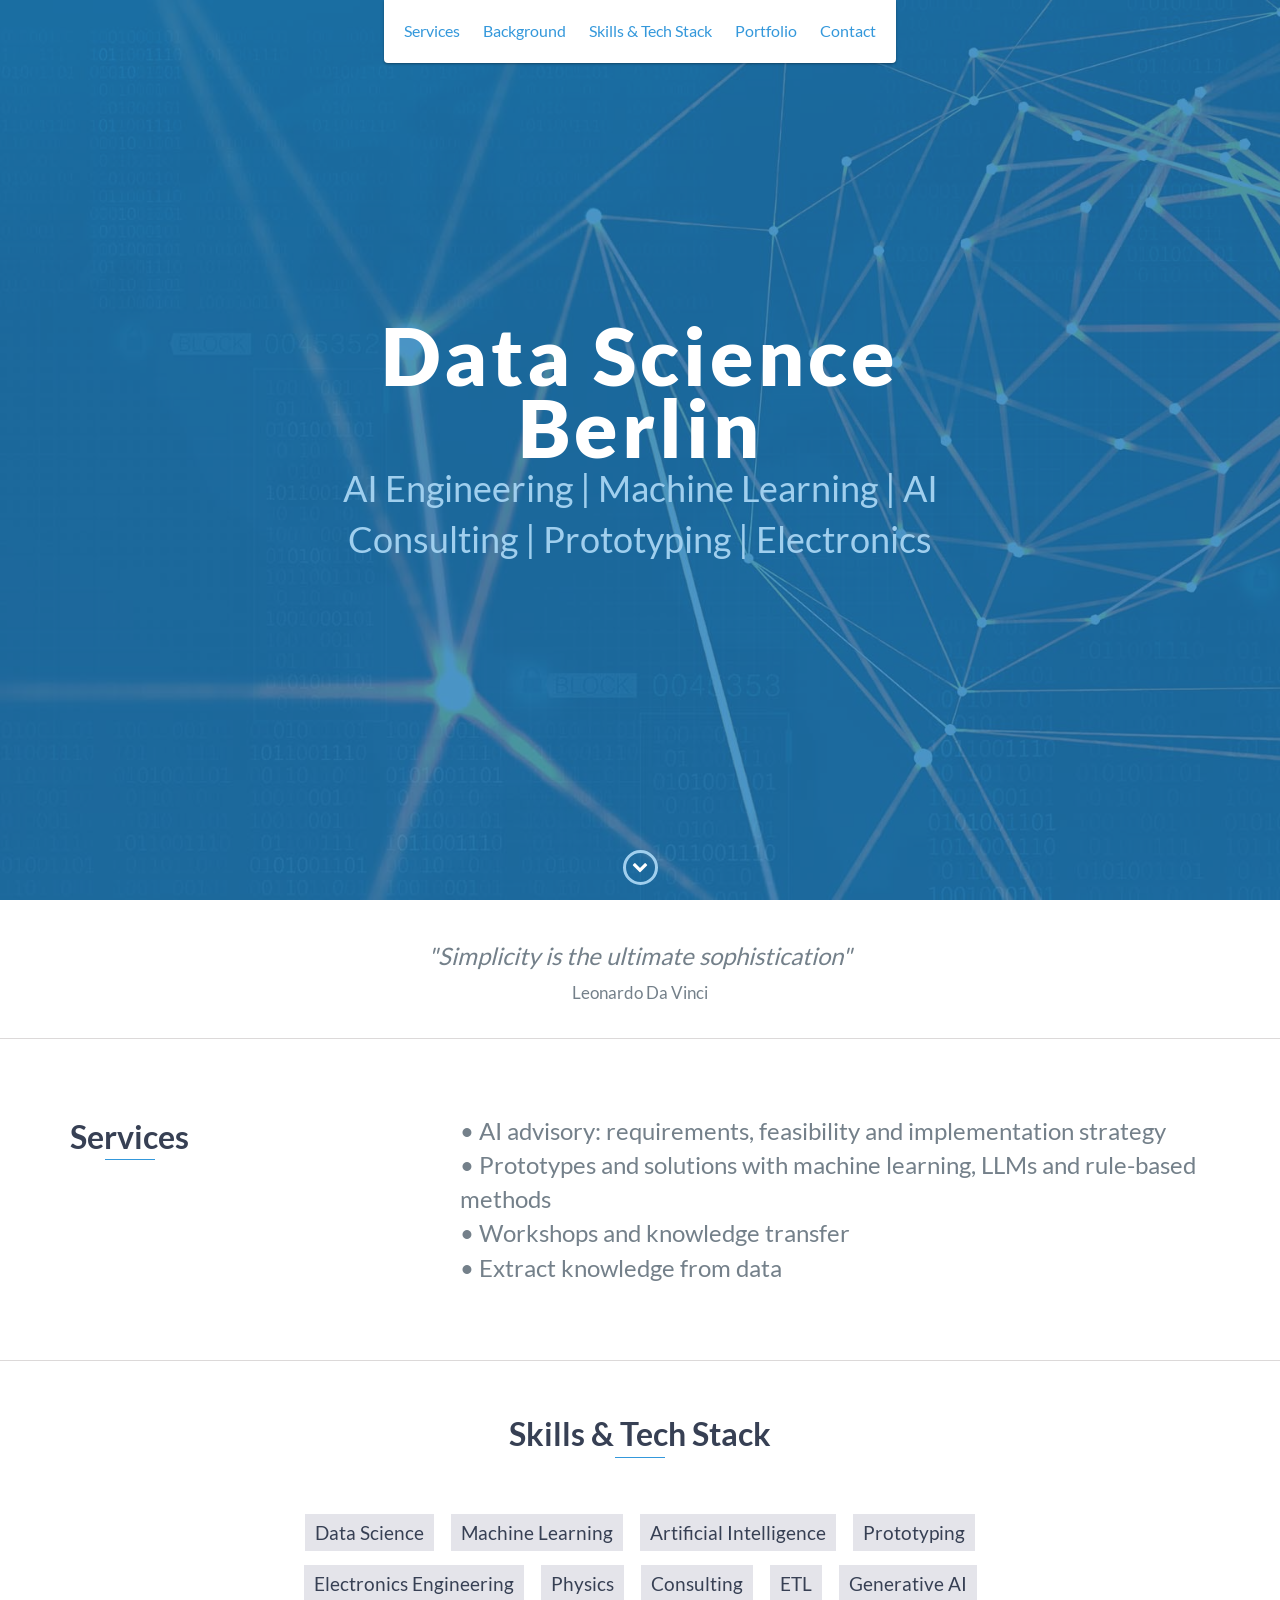
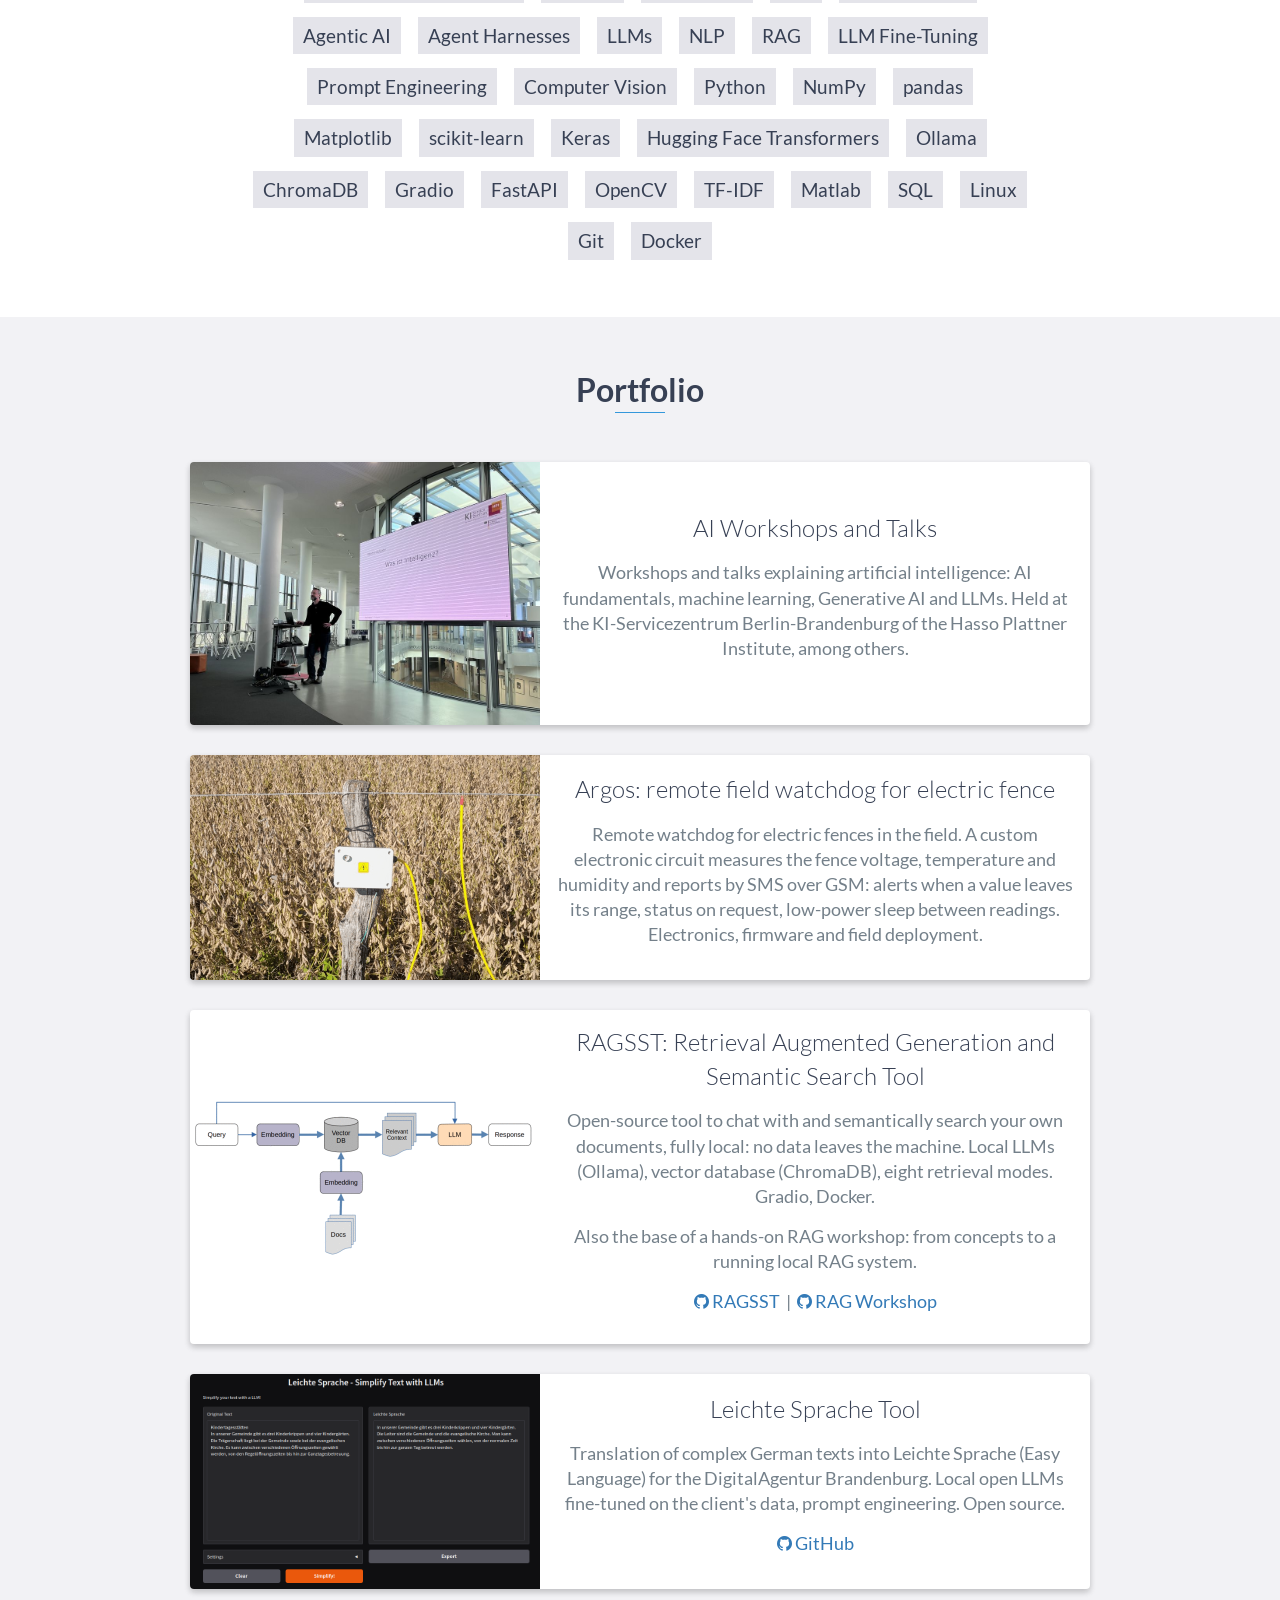
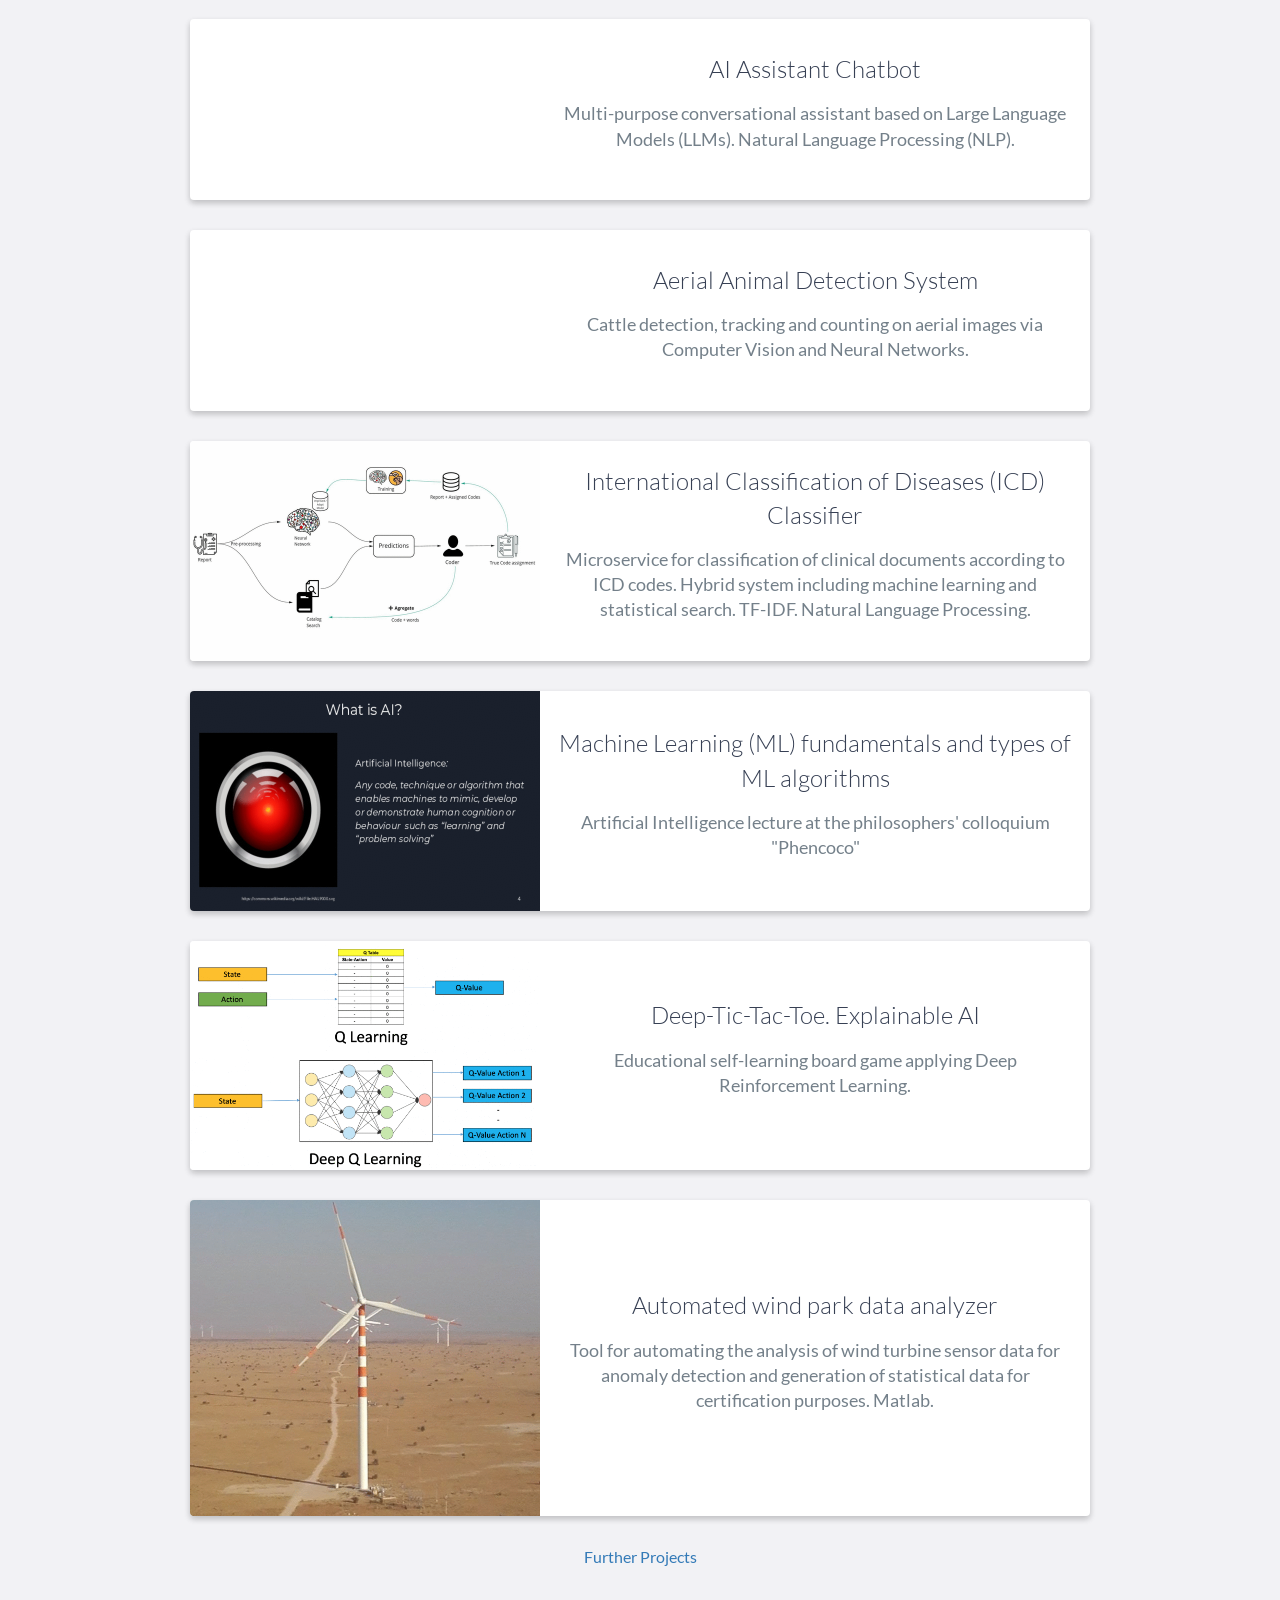
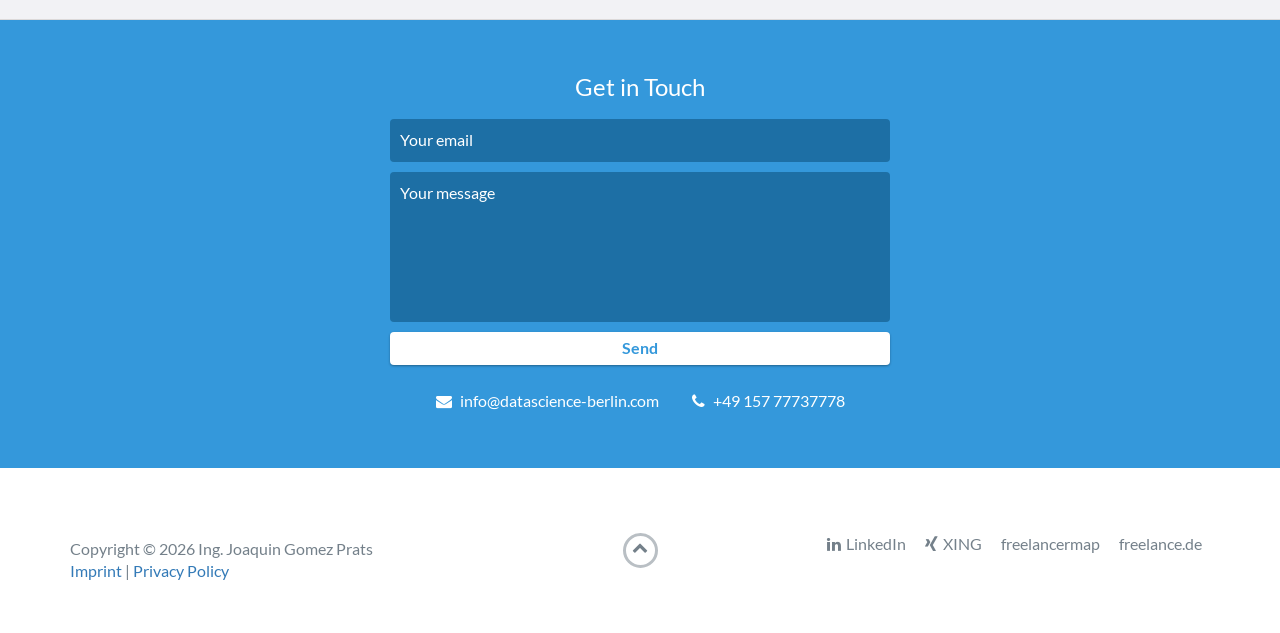
<file: index.html>
<!DOCTYPE html>
<html class="no-js" lang="en">

<head>
    <meta charset="utf-8">
    <meta http-equiv="X-UA-Compatible" content="IE=edge">
    <meta name="viewport" content="width=device-width, initial-scale=1">
    <meta name="color-scheme" content="light dark">
    <meta name="description" content="Data Science, Machine Learning, Generative AI, LLMs, RAG, AI Consulting, Prototyping, Workshops, Berlin">
    <title>Data Science Berlin | AI Engineering | Machine Learning | AI Consulting</title>
    <link rel="canonical" href="https://datascience-berlin.com/">
    <!-- Link previews (LinkedIn, XING, messengers) -->
    <meta property="og:type" content="website">
    <meta property="og:site_name" content="Data Science Berlin">
    <meta property="og:title" content="Data Science Berlin | AI Engineering | Machine Learning | AI Consulting">
    <meta property="og:description" content="Data Science, Machine Learning, Generative AI, LLMs, RAG, AI Consulting, Prototyping, Workshops, Berlin">
    <meta property="og:url" content="https://datascience-berlin.com/">
    <meta property="og:image" content="https://datascience-berlin.com/images/og-image.jpg">
    <meta property="og:image:width" content="1200">
    <meta property="og:image:height" content="630">
    <meta property="og:image:alt" content="Data Science Berlin: AI Engineering, Machine Learning, AI Consulting, Prototyping">
    <link rel="shortcut icon" href="favicon.ico" type="image/x-icon">
    <link rel="icon" href="favicon.ico" type="image/x-icon">
    <link rel="icon" href="favicon.svg" type="image/svg+xml">
    <link rel="apple-touch-icon" href="apple-touch-icon.png">
    <link href="libs/lato/lato.css" rel="stylesheet">
    <link rel="stylesheet" href="libs/font-awesome/css/font-awesome.min.css">
    <link href="css/bootstrap.min.css" rel="stylesheet">
    <link href="css/styles.css" rel="stylesheet">
    <link href="css/custom.css" rel="stylesheet">
</head>

<body>
    <div id="mobile-menu-open" class="shadow-large" role="button" tabindex="0" aria-label="Open menu">
        <i class="fa fa-bars" aria-hidden="true"></i>
    </div>
    <!-- End #mobile-menu-toggle -->
    <header>
        <div id="mobile-menu-close" role="button" tabindex="0">
            <span>Close</span> <i class="fa fa-times" aria-hidden="true"></i>
        </div>
        <ul id="menu" class="shadow">
            <li>
                <a href="#services">Services</a>
            </li>
            <li>
                <a href="background.html" class="no-scroll">Background</a>
            </li>
            <li>
                <a href="#skills">Skills & Tech Stack</a>
            </li>
            <li>
                <a href="#projects">Portfolio</a>
            </li>
            <li>
                <a href="#contact">Contact</a>
            </li>
        </ul>
    </header>
    <!-- End header -->

    <div id="lead">
        <div id="lead-content">
            <h1 style="text-transform:none">Data Science Berlin</h1>
            <h2>AI Engineering | Machine Learning | AI Consulting | Prototyping | Electronics</h2>
        </div>
        <!-- End #lead-content -->

        <div id="lead-overlay"></div>

        <div id="lead-down">
            <span role="button" tabindex="0" aria-label="Scroll down">
                <i class="fa fa-chevron-down" aria-hidden="true"></i>
            </span>
        </div>
        <!-- End #lead-down -->
    </div>
    <!-- End #lead -->

    <div id="quote-strip">
        <div class="container">
            <div class="row">
                <p>
                    <i>"Simplicity is the ultimate sophistication"</i>
                    <br><span>Leonardo Da Vinci</span>
                </p>
            </div>
        </div>
    </div>
    <!-- End Quote -->

    <div id="services">
        <div class="container">
            <div class="row">
                <div class="col-md-4">
                    <h2 class="heading">Services</h2>
                </div>
                <div class="col-md-8">
                    <p style="font-size:x-large">
                        &#8226; AI advisory: requirements, feasibility and implementation strategy<br>
                        &#8226; Prototypes and solutions with machine learning, LLMs and rule-based methods<br>
                        &#8226; Workshops and knowledge transfer<br>
                        &#8226; Extract knowledge from data
                    </p>
                </div>
            </div>
        </div>
    </div>
    <!-- End #services -->

    <div id="skills">
        <h2 class="heading">Skills & Tech Stack</h2>
        <ul>            
            <li>Data Science</li>
            <li>Machine Learning</li>
            <li>Artificial Intelligence</li>
            <li>Prototyping</li>
            <li>Electronics Engineering</li>
            <li>Physics</li>
            <li>Consulting</li>
            <li>ETL</li>
            <li>Generative AI</li>
            <li>Agentic AI</li>
            <li>Agent Harnesses</li>
            <li>LLMs</li>
            <li>NLP</li>
            <li>RAG</li>
            <li>LLM Fine-Tuning</li>
            <li>Prompt Engineering</li>
            <li>Computer Vision</li>
            <li>Python</li>
            <li>NumPy</li>
            <li>pandas</li>
            <li>Matplotlib</li>
            <li>scikit-learn</li>
            <li>Keras</li>
            <li>Hugging Face Transformers</li>
            <li>Ollama</li>
            <li>ChromaDB</li>
            <li>Gradio</li>
            <li>FastAPI</li>
            <li>OpenCV</li>
            <li>TF-IDF</li>
            <li>Matlab</li>
            <li>SQL</li>
            <li>Linux</li>
            <li>Git</li>
            <li>Docker</li>
        </ul>
    </div>
    <!-- End #skills -->

    <div id="projects" class="background-alt">
        <h2 class="heading">Portfolio</h2>
        <div class="container">
            <div class="row">
                <div class="project shadow-large">
                    <div class="project-image">
                        <img src="images/project-ai-workshops.jpg" alt="Talk on artificial intelligence" width="350" loading="lazy"/>
                    </div>
                    <!-- End .project-image -->
                    <div class="project-info">
                        <h3>AI Workshops and Talks</h3>
                        <p>
                            Workshops and talks explaining artificial intelligence: AI fundamentals, machine learning, Generative AI and LLMs. Held at the KI-Servicezentrum Berlin-Brandenburg of the Hasso Plattner Institute, among others.
                        </p>
                    </div>
                    <!-- End .project-info -->
                </div>
                <!-- End .project -->

                <div class="project shadow-large">
                    <div class="project-image">
                        <img src="images/project-argos.gif" alt="Argos fence watchdog in the field, SMS reports and firmware logs" width="350" loading="lazy"/>
                    </div>
                    <!-- End .project-image -->
                    <div class="project-info">
                        <h3>Argos: remote field watchdog for electric fence</h3>
                        <p>
                            Remote watchdog for electric fences in the field. A custom electronic circuit measures the fence voltage, temperature and humidity and reports by SMS over GSM: alerts when a value leaves its range, status on request, low-power sleep between readings. Electronics, firmware and field deployment.
                        </p>
                    </div>
                    <!-- End .project-info -->
                </div>
                <!-- End .project -->

                <div class="project shadow-large">
                    <div class="project-image">
                        <img src="images/project-rag.gif" alt="RAG flow diagram and RAGSST demo" width="350" loading="lazy"/>
                    </div>
                    <!-- End .project-image -->
                    <div class="project-info">
                        <h3>RAGSST: Retrieval Augmented Generation and Semantic Search Tool</h3>
                        <p>
                            Open-source tool to chat with and semantically search your own documents, fully local: no data leaves the machine. Local LLMs (Ollama), vector database (ChromaDB), eight retrieval modes. Gradio, Docker.
                        </p>
                        <p>
                            Also the base of a hands-on RAG workshop: from concepts to a running local RAG system.
                        </p>
                        <p>
                            <a href="https://github.com/aihpi/workshop-rag-legacy" target="_blank" rel="noopener noreferrer"><i class="fa fa-github" aria-hidden="true"></i> RAGSST</a>
                            &nbsp;|&nbsp;
                            <a href="https://github.com/aihpi/workshop-local-rag" target="_blank" rel="noopener noreferrer"><i class="fa fa-github" aria-hidden="true"></i> RAG Workshop</a>
                        </p>
                    </div>
                    <!-- End .project-info -->
                </div>
                <!-- End .project -->

                <div class="project shadow-large">
                    <div class="project-image">
                        <img src="images/project-leichte-sprache.png" alt="Leichte Sprache Tool" width="350" loading="lazy"/>
                    </div>
                    <!-- End .project-image -->
                    <div class="project-info">
                        <h3>Leichte Sprache Tool</h3>
                        <p>
                            Translation of complex German texts into Leichte Sprache (Easy Language) for the DigitalAgentur Brandenburg. Local open LLMs fine-tuned on the client&#39;s data, prompt engineering. Open source.
                        </p>
                        <p>
                            <a href="https://github.com/aihpi/pilotproject-leichte-sprache" target="_blank" rel="noopener noreferrer"><i class="fa fa-github" aria-hidden="true"></i> GitHub</a>
                        </p>
                    </div>
                    <!-- End .project-info -->
                </div>
                <!-- End .project -->

                <div class="project shadow-large">
                    <div class="project-image">
                        <video width="350" autoplay loop muted playsinline aria-label="AI assistant chatbot demo">
                            <source src="videos/project-avabot.mp4" type="video/mp4">
                        </video>
                    </div>
                    <!-- End .project-image -->
                    <div class="project-info">
                        <h3>AI Assistant Chatbot</h3>
                        <p>
                            Multi-purpose conversational assistant based on Large Language Models (LLMs). Natural Language Processing (NLP).
                        </p>
                    </div>
                    <!-- End .project-info -->
                </div>
                <!-- End .project -->

                <div class="project shadow-large">
                    <div class="project-image">
                        <video width="350" autoplay loop muted playsinline aria-label="Cattle detection on aerial video">
                        <source src="videos/project-aerial-detection.mp4" type="video/mp4">
                        </video>
                    </div>
                    <!-- End .project-image -->
                    <div class="project-info">
                        <h3>Aerial Animal Detection System</h3>
                        <p>
                            Cattle detection, tracking and counting on aerial images via Computer Vision and Neural Networks.
                        </p>
                    </div>
                    <!-- End .project-info -->
                </div>
                <!-- End .project -->

                <div class="project shadow-large">
                    <div class="project-image">
                        <img src="images/project-icd-coder.gif" alt="ICD Classifier" width="350" loading="lazy"/>
                    </div>
                    <!-- End .project-image -->
                    <div class="project-info">
                        <h3>International Classification of Diseases (ICD) Classifier</h3>
                        <p>
                            Microservice for classification of clinical documents according to ICD codes. Hybrid system including machine learning and statistical search. TF-IDF. Natural Language Processing.
                        </p>
                    </div>
                    <!-- End .project-info -->
                </div>
                <!-- End .project -->

                <div class="project shadow-large">
                    <div class="project-image">
                        <img src="images/project-ml-presentation.gif" alt="Machine Learning lecture" width="350" loading="lazy"/>
                    </div>
                    <!-- End .project-image -->
                    <div class="project-info">
                        <h3>Machine Learning (ML) fundamentals and types of ML algorithms</h3>
                        <p>
                            Artificial Intelligence lecture at the philosophers' colloquium "Phencoco"
                        </p>
                    </div>
                    <!-- End .project-info -->
                </div>
                <!-- End .project -->

                <div class="project shadow-large">
                    <div class="project-image">
                        <img src="images/project-tictactoe.gif" alt="Deep-Tic-Tac-Toe" width="350" loading="lazy"/>
                    </div>
                    <!-- End .project-image -->
                    <div class="project-info">
                        <h3>Deep-Tic-Tac-Toe. Explainable AI</h3>
                        <p>
                            Educational self-learning board game applying Deep Reinforcement Learning.
                        </p>
                    </div>
                    <!-- End .project-info -->
                </div>
                <!-- End .project -->

                <div class="project shadow-large">
                    <div class="project-image">
                        <img src="images/project-wind.gif" alt="Automated wind park data analyzer" width="350" loading="lazy"/>
                    </div>
                    <!-- End .project-image -->
                    <div class="project-info">
                        <h3>Automated wind park data analyzer</h3>
                        <p>
                            Tool for automating the analysis of wind turbine sensor data for
                            anomaly detection and generation of statistical data for certification purposes. Matlab.
                        </p>
                    </div>
                    <!-- End .project-info -->
                </div>
                <!-- End .project -->

                <a id="view-more-projects" href="#">Further Projects</a>
                <div id="more-projects" class="row">

                    <div class="project shadow-large">
                        <div class="project-image">
                            <img src="images/project-weather.gif" alt="Georeferenced Weather Warning System" width="350" loading="lazy"/>
                        </div>
                        <!-- End .project-image -->
                        <div class="project-info">
                            <h3>Georeferenced Weather Warning System for Agriculture</h3>
                            <p>
                                Online machine learning system on time series. It collects forecast data of several weather services for given locations, validates it via user input or a locally installed weather station, and learns to better predict future warnings.
                            </p>
                        </div>
                        <!-- End .project-info -->
                    </div>
                    <!-- End .project -->

                    <div class="project shadow-large">
                        <div class="project-image">
                            <img src="images/project-watchbot.jpg" alt="Telegram Watchbot" width="350" loading="lazy"/>
                        </div>
                        <!-- End .project-image -->
                        <div class="project-info">
                            <h3>Telegram Watchbot</h3>
                            <p>
                                Watchbot for guarding servers, restarting services and sending related information. 
                            </p>
                        </div>
                        <!-- End .project-info -->
                    </div>
                    <!-- End .project -->

                    <div class="project shadow-large">
                        <div class="project-image">
                            <img src="images/project-lane-detection.gif" alt="Lane Detection for Autonomous Driving" width="350" loading="lazy"/>
                        </div>
                        <!-- End .project-image -->
                        <div class="project-info">
                            <h3>Lane Detection for Autonomous Driving</h3>
                            <p>
                                Transmission, processing and analysis of sensor data (LIDAR scanner) for lane detection and tracking. Location concept development and simulation. Data fusion between sensor data and aerial images. 
                            </p>
                        </div>
                        <!-- End .project-info -->
                    </div>
                    <!-- End .project -->

                    <div class="project shadow-large">
                        <div class="project-image">
                            <img src="images/project-fc-logic.png" alt="Frequency Converter Logic Simulator" width="350" loading="lazy"/>
                        </div>
                        <!-- End .project-image -->
                        <div class="project-info">
                            <h3>Frequency Converter Logic Simulator</h3>
                            <p>
                                Tool for simulating the logic behaviour of a pitch frequency converter of wind turbines.
                            </p>
                        </div>
                        <!-- End .project-info -->
                    </div>
                    <!-- End .project -->

                </div>

            </div>
        </div>
    </div>
    <!-- End #projects -->


    <div id="contact">
        <h2>Get in Touch</h2>
        <div id="contact-form">
            <form method="POST" action="https://formspree.io/f/xgeqalze">
                <input type="hidden" name="_subject" value="Contact request from personal website" />
                <input type="email" name="_replyto" placeholder="Your email" aria-label="Your email" required>
                <textarea name="message" placeholder="Your message" aria-label="Your message" required></textarea>
                <!-- Formspree honeypot: bots fill it, people don't see it -->
                <input type="text" name="_gotcha" class="honeypot" tabindex="-1" autocomplete="off" aria-hidden="true">
                <button type="submit">Send</button>
            </form>
        </div>
        <!-- End #contact-form -->
        <div id="contact-direct">
            <span>
                <i class="fa fa-envelope" aria-hidden="true"></i>
                <a class="contact-mail" data-user="info" data-domain="datascience-berlin.com"></a>
                <noscript>info [at] datascience-berlin [dot] com</noscript>
            </span>
            <span>
                <i class="fa fa-phone" aria-hidden="true"></i>
                <a class="contact-tel" data-tel="+49|157|77737778"></a>
                <noscript>+49 157 777 377 78</noscript>
            </span>
        </div>
        <!-- End #contact-direct -->
    </div>
    <!-- End #contact -->

    <footer>
        <div class="container">
            <div class="row">
                <div class="col-sm-5 copyright">
                    <p>
                        Copyright &copy; <span id="current-year">2026</span>
                        Ing. Joaquin Gomez Prats
                    </p>
                    <p>
                        <a href="imprint.html" target="_self" rel="noopener noreferrer">Imprint</a>  |  <a href="privacy.html" target="_self" rel="noopener noreferrer">Privacy Policy</a>
                    </p>
                </div>
                <div class="col-sm-2 top">
                    <span id="to-top" role="button" tabindex="0" aria-label="Back to top">
                        <i class="fa fa-chevron-up" aria-hidden="true"></i>
                    </span>
                </div>
                <div class="col-sm-5 social">
                    <ul>
                        <li>
                            <a href="https://www.linkedin.com/in/joaquin-gomez-prats-5b364532" target="_blank" title="LinkedIn"><i class="fa fa-linkedin" aria-hidden="true"></i>LinkedIn</a>
                        </li>
                        <li>
                            <a href="https://www.xing.com/profile/Joaquin_GomezPrats/cv" target="_blank" title="XING"><i class="fa fa-xing" aria-hidden="true"></i>XING</a>
                        </li>
                        <li>
                            <a href="https://www.freelancermap.de/freelancer-verzeichnis/profile/entwicklung/252922-profil-joaquin-gomez-prats-data-scientist-machine-learning-engineer.html" target="_blank" title="freelancermap">freelancermap</a>
                        </li>
                        <li>
                            <a href="https://www.freelance.de/Freiberufler/186078-Data-Scientist-Machine-Learning-Engineer" target="_blank" title="freelance.de">freelance.de</a>
                        </li>
                    </ul>
                </div>
            </div>
        </div>
    </footer>
    <!-- End footer -->

    <script src="libs/jquery/jquery-1.12.4.min.js"></script>
    <script src="js/scripts.min.js"></script>
</body>

</html>
</file>
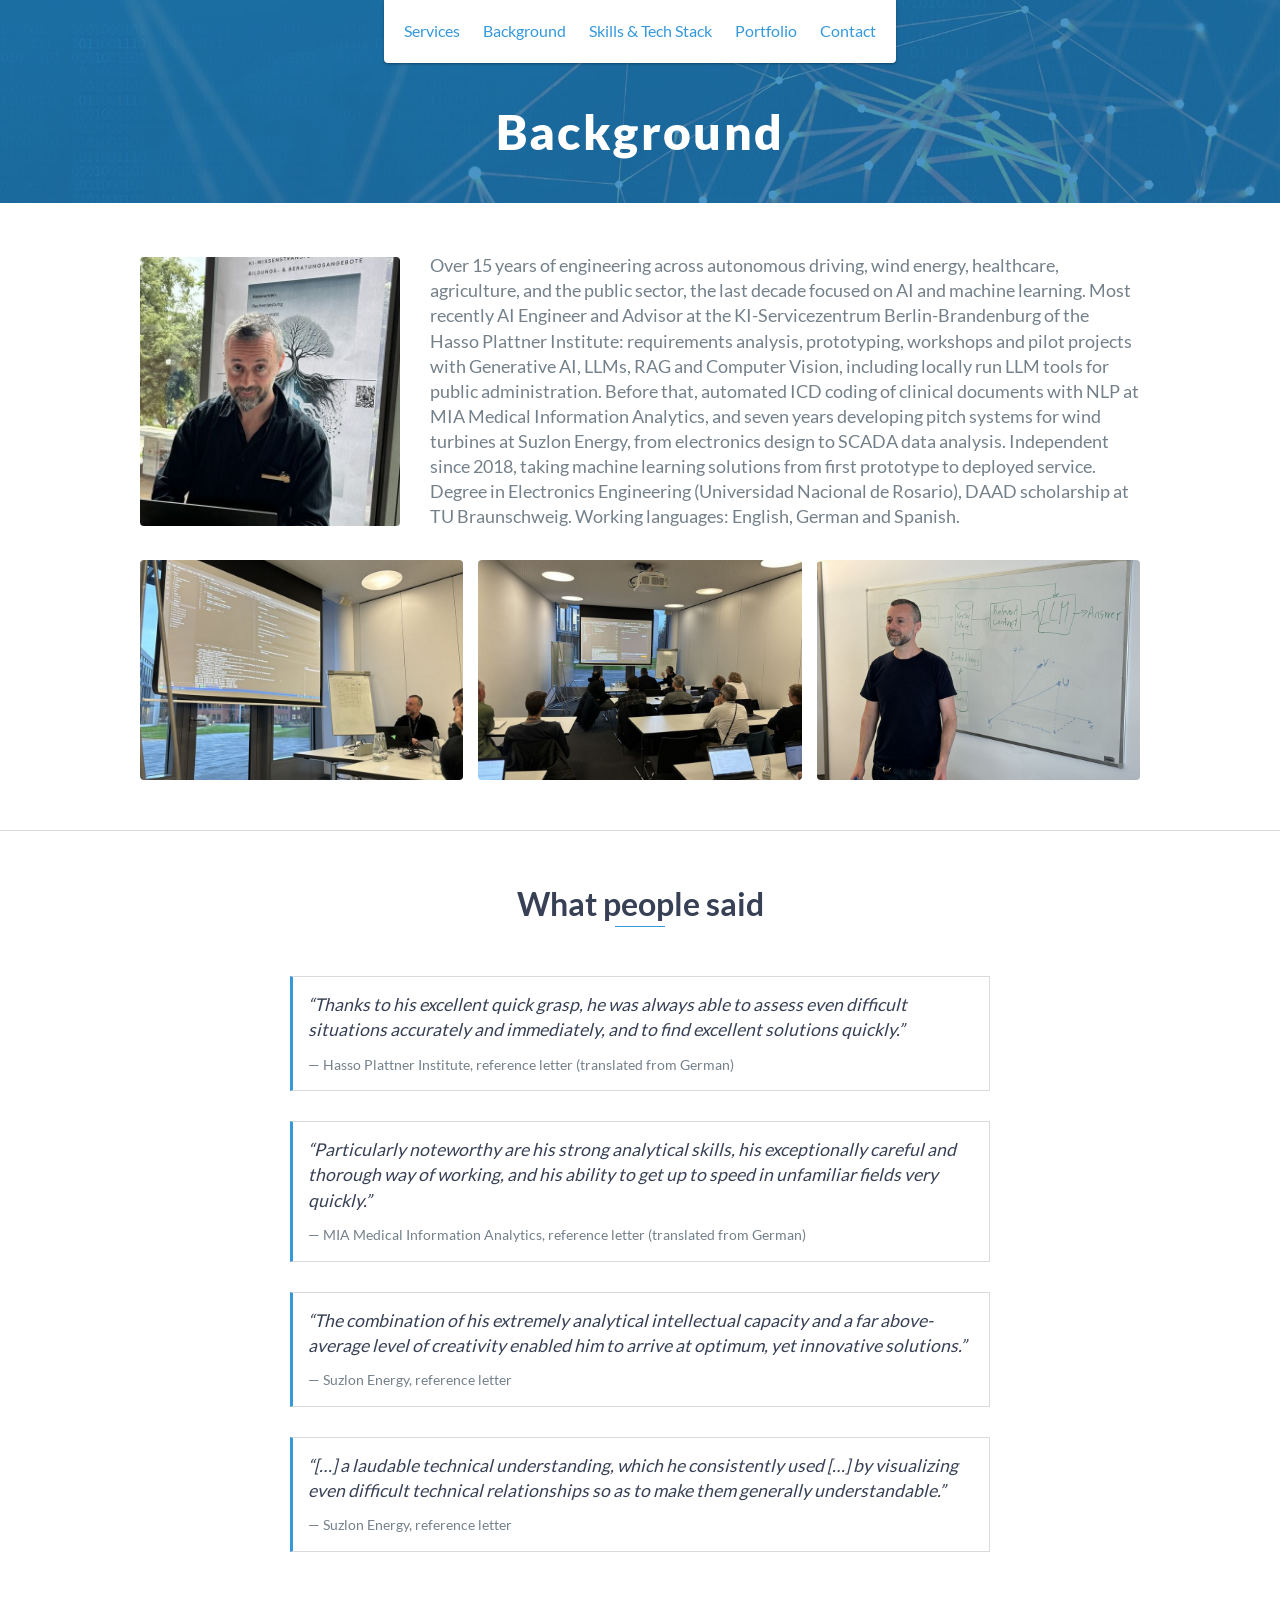
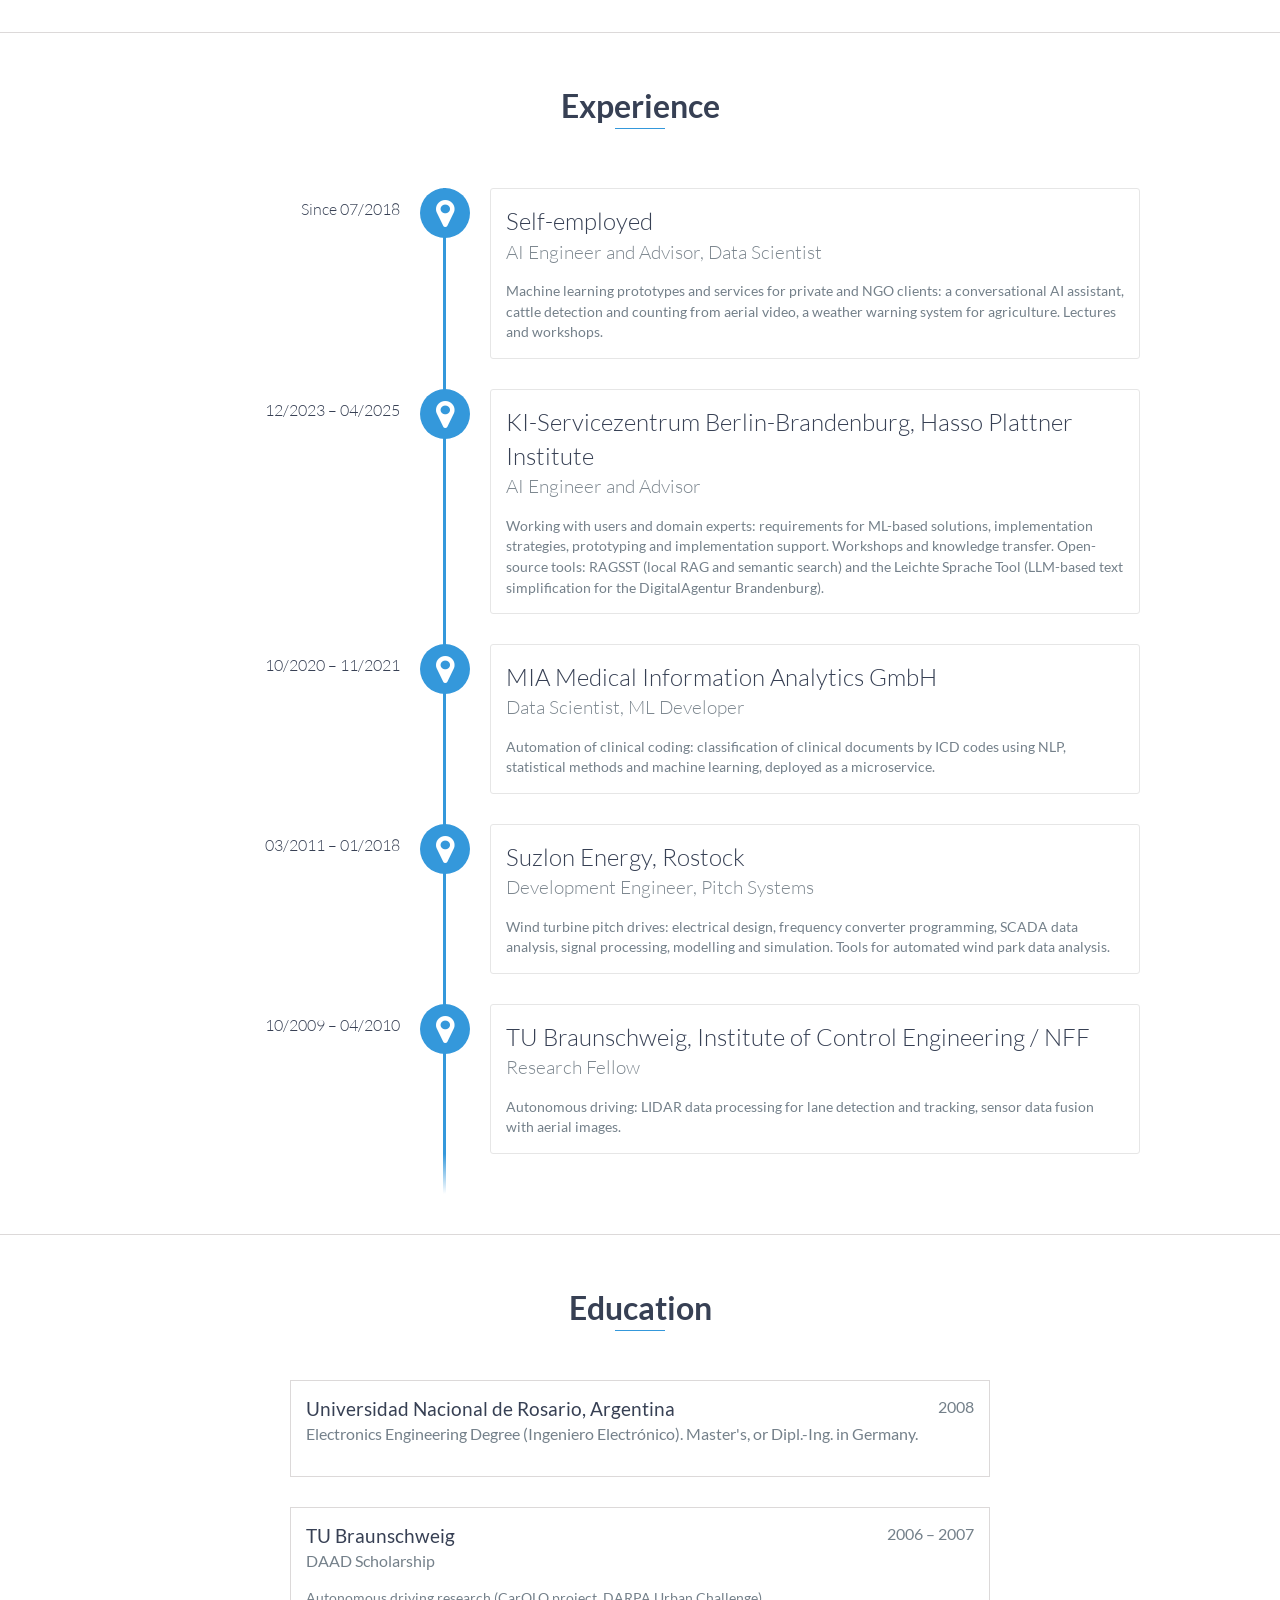
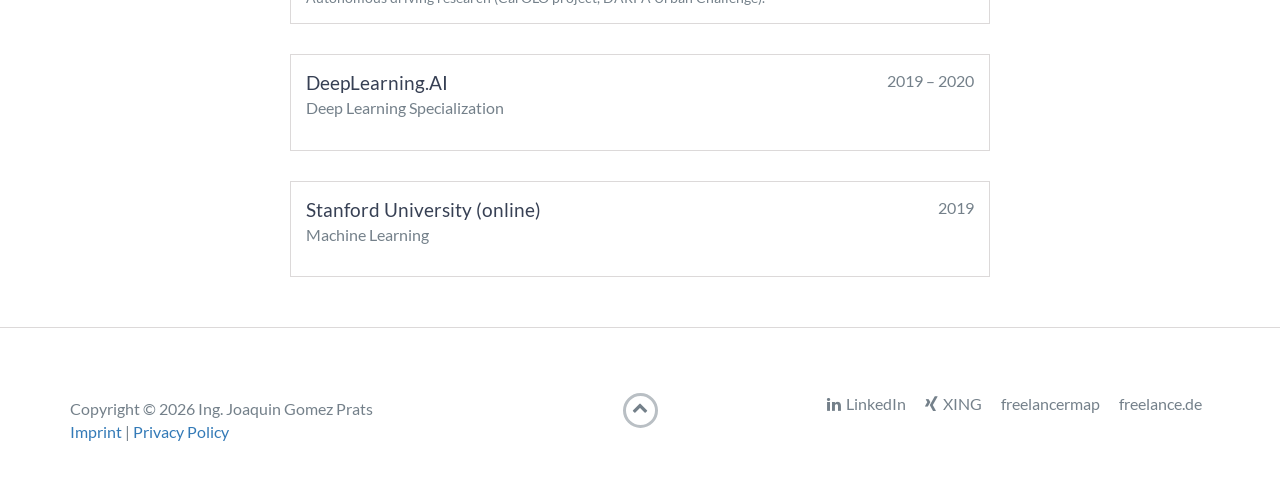
<file: background.html>
<!DOCTYPE html>
<html class="no-js" lang="en">

<head>
    <meta charset="utf-8">
    <meta http-equiv="X-UA-Compatible" content="IE=edge">
    <meta name="viewport" content="width=device-width, initial-scale=1">
    <meta name="color-scheme" content="light dark">
    <meta name="description" content="Background: experience and education. AI Engineering, Machine Learning, Data Science, Electronics Engineering">
    <title>Background | Data Science Berlin</title>
    <link rel="canonical" href="https://datascience-berlin.com/background.html">
    <!-- Link previews (LinkedIn, XING, messengers) -->
    <meta property="og:type" content="website">
    <meta property="og:site_name" content="Data Science Berlin">
    <meta property="og:title" content="Background | Data Science Berlin">
    <meta property="og:description" content="Background: experience and education. AI Engineering, Machine Learning, Data Science, Electronics Engineering">
    <meta property="og:url" content="https://datascience-berlin.com/background.html">
    <meta property="og:image" content="https://datascience-berlin.com/images/og-image.jpg">
    <meta property="og:image:width" content="1200">
    <meta property="og:image:height" content="630">
    <meta property="og:image:alt" content="Data Science Berlin: AI Engineering, Machine Learning, AI Consulting, Prototyping">
    <link rel="shortcut icon" href="favicon.ico" type="image/x-icon">
    <link rel="icon" href="favicon.ico" type="image/x-icon">
    <link rel="icon" href="favicon.svg" type="image/svg+xml">
    <link rel="apple-touch-icon" href="apple-touch-icon.png">
    <link href="libs/lato/lato.css" rel="stylesheet">
    <link rel="stylesheet" href="libs/font-awesome/css/font-awesome.min.css">
    <link href="css/bootstrap.min.css" rel="stylesheet">
    <link href="css/styles.css" rel="stylesheet">
    <link href="css/custom.css" rel="stylesheet">
</head>

<body>
    <div id="mobile-menu-open" class="shadow-large" role="button" tabindex="0" aria-label="Open menu">
        <i class="fa fa-bars" aria-hidden="true"></i>
    </div>
    <!-- End #mobile-menu-toggle -->
    <header>
        <div id="mobile-menu-close" role="button" tabindex="0">
            <span>Close</span> <i class="fa fa-times" aria-hidden="true"></i>
        </div>
        <ul id="menu" class="shadow">
            <li>
                <a href="index.html#services" class="no-scroll">Services</a>
            </li>
            <li>
                <a href="background.html" class="no-scroll">Background</a>
            </li>
            <li>
                <a href="index.html#skills" class="no-scroll">Skills & Tech Stack</a>
            </li>
            <li>
                <a href="index.html#projects" class="no-scroll">Portfolio</a>
            </li>
            <li>
                <a href="index.html#contact" class="no-scroll">Contact</a>
            </li>
        </ul>
    </header>
    <!-- End header -->

    <div id="lead" class="lead-small">
        <div id="lead-content">
            <h1 style="text-transform:none">Background</h1>
        </div>
        <!-- End #lead-content -->

        <div id="lead-overlay"></div>
    </div>
    <!-- End #lead -->

    <div id="background-intro-section">
        <div id="background-intro-row">
            <img id="background-portrait" src="images/background-portrait.jpg" alt="Joaquin Gomez Prats">
            <p id="background-intro">
                Over 15 years of engineering across autonomous driving, wind energy, healthcare, agriculture, and the public sector, the last decade focused on AI and machine learning. Most recently AI Engineer and Advisor at the KI-Servicezentrum Berlin-Brandenburg of the Hasso Plattner Institute: requirements analysis, prototyping, workshops and pilot projects with Generative AI, LLMs, RAG and Computer Vision, including locally run LLM tools for public administration. Before that, automated ICD coding of clinical documents with NLP at MIA Medical Information Analytics, and seven years developing pitch systems for wind turbines at Suzlon Energy, from electronics design to SCADA data analysis. Independent since 2018, taking machine learning solutions from first prototype to deployed service. Degree in Electronics Engineering (Universidad Nacional de Rosario), DAAD scholarship at TU Braunschweig. Working languages: English, German and Spanish.
            </p>
        </div>
        <!-- End #background-intro-row -->
        <div id="background-photos">
            <img src="images/background-hpi-workshop.jpg" alt="Workshop at the Hasso Plattner Institute">
            <img src="images/background-hpi-audience.jpg" alt="Workshop participants at the Hasso Plattner Institute">
            <img src="images/background-whiteboard.jpg" alt="Explaining a concept at the whiteboard">
        </div>
        <!-- End #background-photos -->
    </div>
    <!-- End #background-intro-section -->

    <div id="quotes">
        <h2 class="heading">What people said</h2>
        <div class="quote-block">
            <p>&ldquo;Thanks to his excellent quick grasp, he was always able to assess even difficult situations accurately and immediately, and to find excellent solutions quickly.&rdquo;</p>
            <span>&mdash; Hasso Plattner Institute, reference letter (translated from German)</span>
        </div>
        <div class="quote-block">
            <p>&ldquo;Particularly noteworthy are his strong analytical skills, his exceptionally careful and thorough way of working, and his ability to get up to speed in unfamiliar fields very quickly.&rdquo;</p>
            <span>&mdash; MIA Medical Information Analytics, reference letter (translated from German)</span>
        </div>
        <div class="quote-block">
            <p>&ldquo;The combination of his extremely analytical intellectual capacity and a far above-average level of creativity enabled him to arrive at optimum, yet innovative solutions.&rdquo;</p>
            <span>&mdash; Suzlon Energy, reference letter</span>
        </div>
        <div class="quote-block">
            <p>&ldquo;[&hellip;] a laudable technical understanding, which he consistently used [&hellip;] by visualizing even difficult technical relationships so as to make them generally understandable.&rdquo;</p>
            <span>&mdash; Suzlon Energy, reference letter</span>
        </div>
    </div>
    <!-- End #quotes -->

    <div id="experience">
        <h2 class="heading">Experience</h2>
        <div id="experience-timeline">
            <div data-date="Since 07/2018">
                <h3>Self-employed</h3>
                <h4>AI Engineer and Advisor, Data Scientist</h4>
                <p>
                    Machine learning prototypes and services for private and NGO clients: a conversational AI assistant, cattle detection and counting from aerial video, a weather warning system for agriculture. Lectures and workshops.
                </p>
            </div>
            <div data-date="12/2023 – 04/2025">
                <h3>KI-Servicezentrum Berlin-Brandenburg, Hasso Plattner Institute</h3>
                <h4>AI Engineer and Advisor</h4>
                <p>
                    Working with users and domain experts: requirements for ML-based solutions, implementation strategies, prototyping and implementation support. Workshops and knowledge transfer. Open-source tools: RAGSST (local RAG and semantic search) and the Leichte Sprache Tool (LLM-based text simplification for the DigitalAgentur Brandenburg).
                </p>
            </div>
            <div data-date="10/2020 – 11/2021">
                <h3>MIA Medical Information Analytics GmbH</h3>
                <h4>Data Scientist, ML Developer</h4>
                <p>
                    Automation of clinical coding: classification of clinical documents by ICD codes using NLP, statistical methods and machine learning, deployed as a microservice.
                </p>
            </div>
            <div data-date="03/2011 – 01/2018">
                <h3>Suzlon Energy, Rostock</h3>
                <h4>Development Engineer, Pitch Systems</h4>
                <p>
                    Wind turbine pitch drives: electrical design, frequency converter programming, SCADA data analysis, signal processing, modelling and simulation. Tools for automated wind park data analysis.
                </p>
            </div>
            <div data-date="10/2009 – 04/2010">
                <h3>TU Braunschweig, Institute of Control Engineering / NFF</h3>
                <h4>Research Fellow</h4>
                <p>
                    Autonomous driving: LIDAR data processing for lane detection and tracking, sensor data fusion with aerial images.
                </p>
            </div>
        </div>
        <!-- End #experience-timeline -->
    </div>
    <!-- End #experience -->

    <div id="education">
        <h2 class="heading">Education</h2>
        <div class="education-block">
            <h3>Universidad Nacional de Rosario, Argentina</h3>
            <span>2008</span>
            <h4>Electronics Engineering Degree (Ingeniero Electrónico). Master's, or Dipl.-Ing. in Germany.</h4>
        </div>
        <div class="education-block">
            <h3>TU Braunschweig</h3>
            <span>2006 – 2007</span>
            <h4>DAAD Scholarship</h4>
            <p>Autonomous driving research (CarOLO project, DARPA Urban Challenge).</p>
        </div>
        <div class="education-block">
            <h3>DeepLearning.AI</h3>
            <span>2019 – 2020</span>
            <h4>Deep Learning Specialization</h4>
        </div>
        <div class="education-block">
            <h3>Stanford University (online)</h3>
            <span>2019</span>
            <h4>Machine Learning</h4>
        </div>
    </div>
    <!-- End #education -->

    <footer>
        <div class="container">
            <div class="row">
                <div class="col-sm-5 copyright">
                    <p>
                        Copyright &copy; <span id="current-year">2026</span>
                        Ing. Joaquin Gomez Prats
                    </p>
                    <p>
                        <a href="imprint.html" target="_self" rel="noopener noreferrer">Imprint</a>  |  <a href="privacy.html" target="_self" rel="noopener noreferrer">Privacy Policy</a>
                    </p>
                </div>
                <div class="col-sm-2 top">
                    <span id="to-top" role="button" tabindex="0" aria-label="Back to top">
                        <i class="fa fa-chevron-up" aria-hidden="true"></i>
                    </span>
                </div>
                <div class="col-sm-5 social">
                    <ul>
                        <li>
                            <a href="https://www.linkedin.com/in/joaquin-gomez-prats-5b364532" target="_blank" title="LinkedIn"><i class="fa fa-linkedin" aria-hidden="true"></i>LinkedIn</a>
                        </li>
                        <li>
                            <a href="https://www.xing.com/profile/Joaquin_GomezPrats/cv" target="_blank" title="XING"><i class="fa fa-xing" aria-hidden="true"></i>XING</a>
                        </li>
                        <li>
                            <a href="https://www.freelancermap.de/freelancer-verzeichnis/profile/entwicklung/252922-profil-joaquin-gomez-prats-data-scientist-machine-learning-engineer.html" target="_blank" title="freelancermap">freelancermap</a>
                        </li>
                        <li>
                            <a href="https://www.freelance.de/Freiberufler/186078-Data-Scientist-Machine-Learning-Engineer" target="_blank" title="freelance.de">freelance.de</a>
                        </li>
                    </ul>
                </div>
            </div>
        </div>
    </footer>
    <!-- End footer -->

    <script src="libs/jquery/jquery-1.12.4.min.js"></script>
    <script src="js/scripts.min.js"></script>
</body>

</html>
</file>
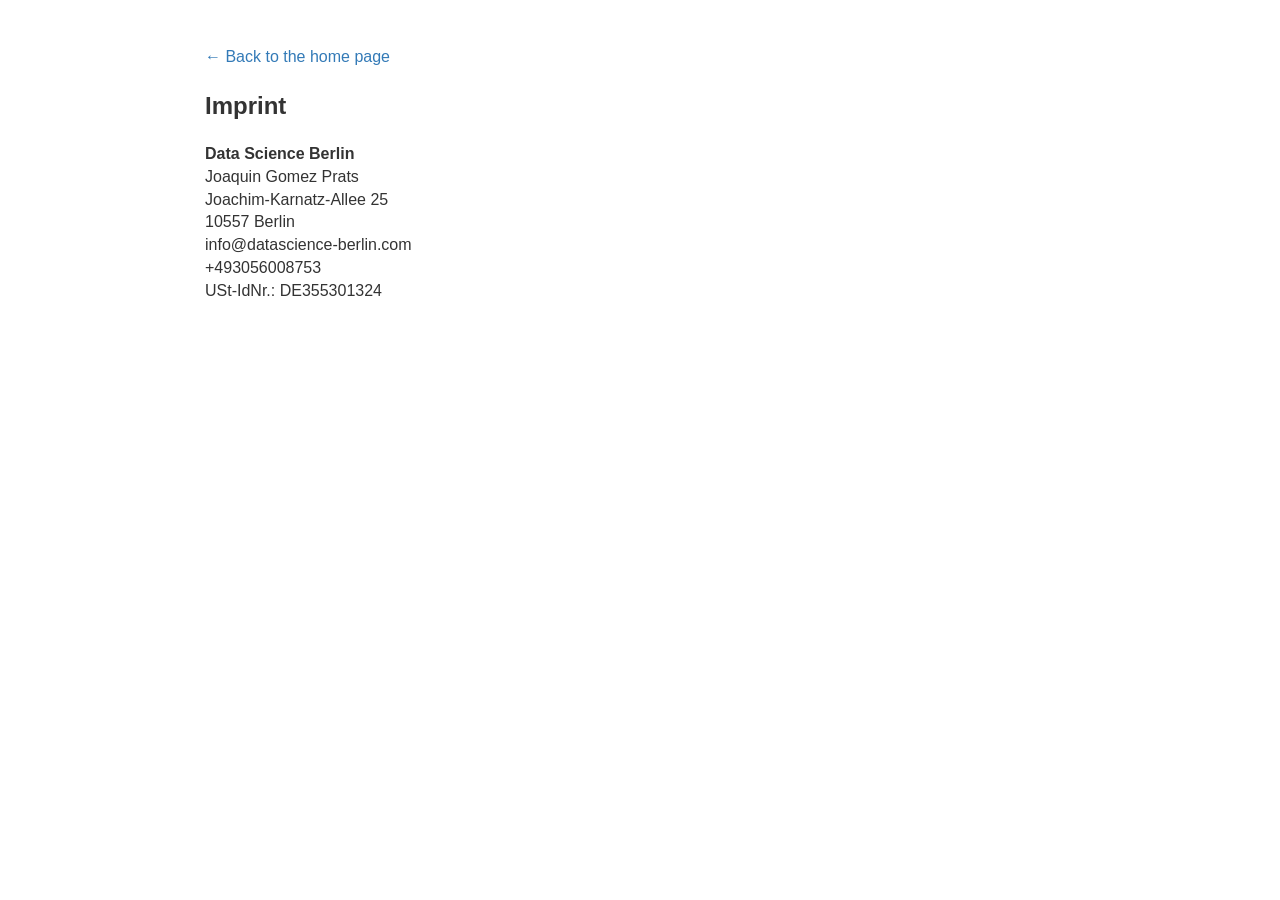
<file: imprint.html>
<!DOCTYPE html>

<!--This is a comment. Comments are not displayed in the browser-->
<!--https://www.w3schools.com/tags/tag_font.asp-->

<html lang="en">

  <head>
    <meta charset="utf-8">
    <meta name="viewport" content="width=device-width, initial-scale=1">
    <meta name="color-scheme" content="light dark">
    <title>Imprint</title>
    <link rel="icon" href="favicon.ico" type="image/x-icon">
    <link rel="icon" href="favicon.svg" type="image/svg+xml">
    <link rel="apple-touch-icon" href="apple-touch-icon.png">
    <link href="css/bootstrap.min.css" rel="stylesheet">
    <link href="css/styles.css" rel="stylesheet">
    <link href="css/custom.css" rel="stylesheet">
  </head>
  <body class="legal">
  <p><a href="index.html">&larr; Back to the home page</a></p>
	<h2>Imprint</h2>
	<p>
    <strong>Data Science Berlin</strong><br>
    Joaquin Gomez Prats<br>
    Joachim-Karnatz-Allee 25<br>
    10557 Berlin<br>
    info@datascience-berlin.com<br>
    +493056008753<br>
    USt-IdNr.: DE355301324<br>
  </p>
  </body>

</html>
</file>
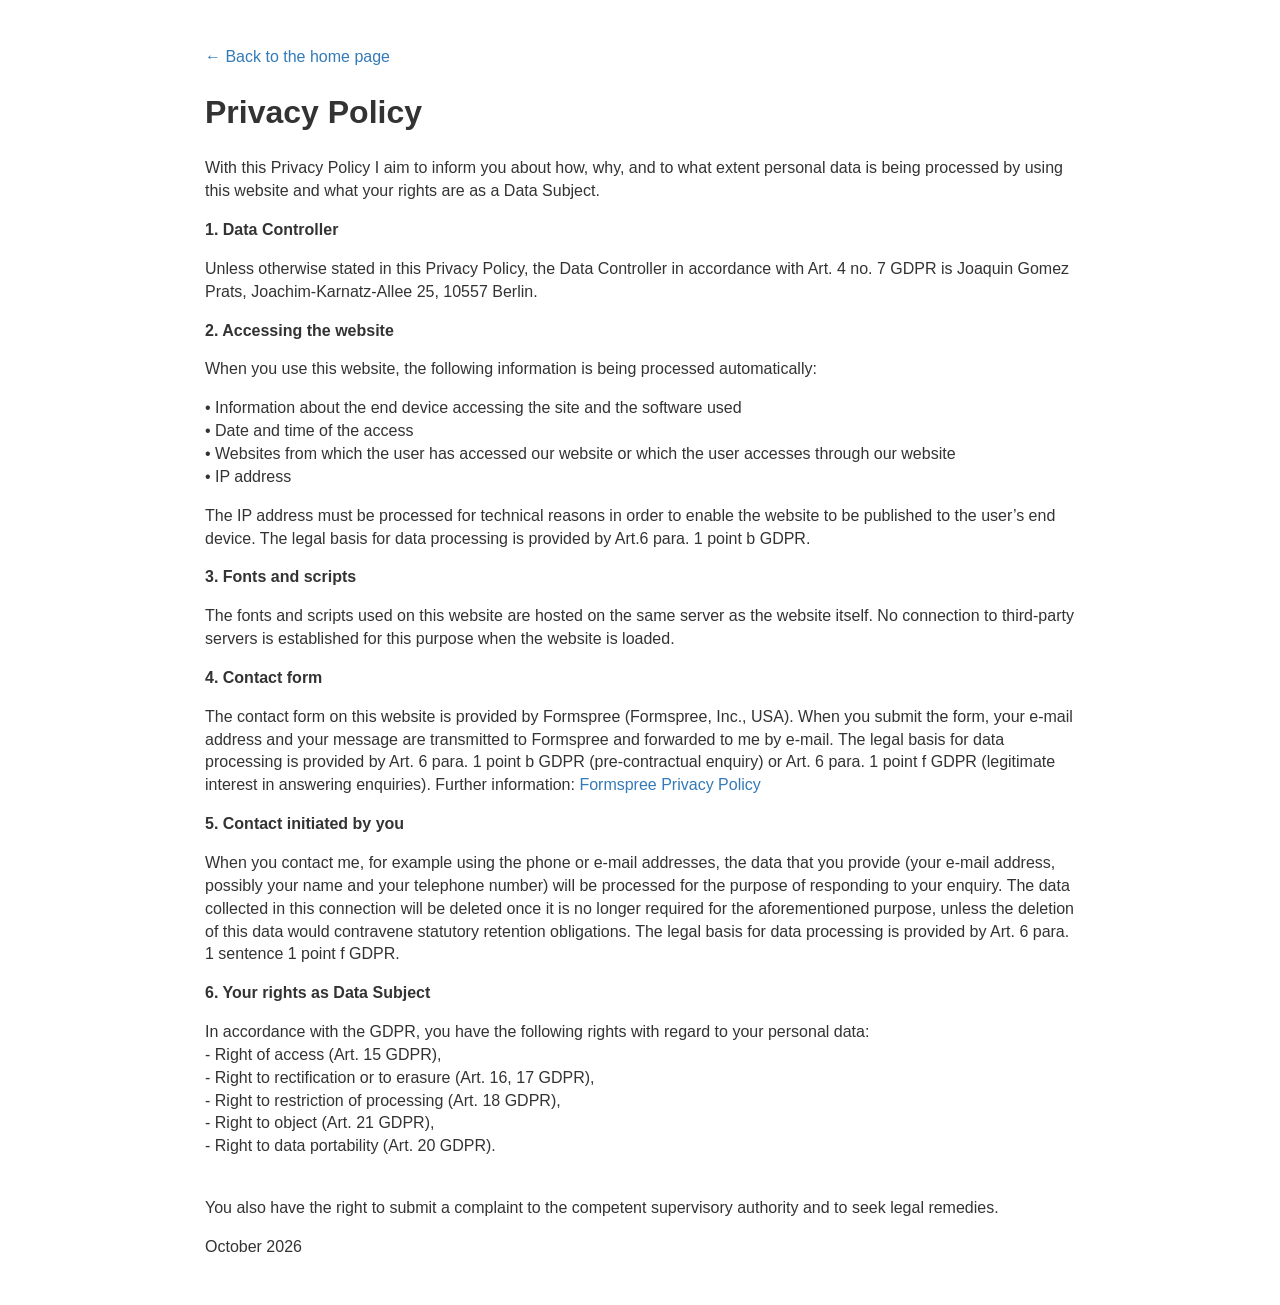
<file: privacy.html>
<!DOCTYPE html>

<!--This is a comment. Comments are not displayed in the browser-->
<!--https://www.w3schools.com/tags/tag_font.asp-->

<html lang="en">

<head>
  <meta charset="utf-8">
  <meta name="viewport" content="width=device-width, initial-scale=1">
  <meta name="color-scheme" content="light dark">
  <title>Privacy Policy</title>
  <link rel="icon" href="favicon.ico" type="image/x-icon">
  <link rel="icon" href="favicon.svg" type="image/svg+xml">
  <link rel="apple-touch-icon" href="apple-touch-icon.png">
  <link href="css/bootstrap.min.css" rel="stylesheet">
  <link href="css/styles.css" rel="stylesheet">
  <link href="css/custom.css" rel="stylesheet">
</head>

<body class="legal">

  <p><a href="index.html">&larr; Back to the home page</a></p>

	<h1>Privacy Policy</h1>

  <p>With this Privacy Policy I aim to inform you about how, why, and to what extent personal data is being processed by using this website and what your rights are as a Data Subject.</p>

  <p><strong>1. Data Controller</strong></p>
  <p>Unless otherwise stated in this Privacy Policy, the Data Controller in accordance with Art. 4 no. 7 GDPR is Joaquin Gomez Prats, Joachim-Karnatz-Allee 25, 10557 Berlin.</p>

  <p><strong>2. Accessing the website</strong></p>
  <p>When you use this website, the following information is being processed automatically:</p>

  <p>&bull; Information about the end device accessing the site and the software used<br />
    &bull; Date and time of the access<br />
    &bull; Websites from which the user has accessed our website or which the user accesses through our website<br />
    &bull; IP address
  </p>

  <p>The IP address must be processed for technical reasons in order to enable the website to be published to the user&rsquo;s end device. The legal basis for data processing is provided by Art.6 para. 1 point b GDPR.</p>

  <p><strong>3. Fonts and scripts</strong></p>

  <p>The fonts and scripts used on this website are hosted on the same server as the website itself. No connection to third-party servers is established for this purpose when the website is loaded.</p>

  <p><strong>4. Contact form</strong></p>

  <p>The contact form on this website is provided by Formspree (Formspree, Inc., USA). When you submit the form, your e-mail address and your message are transmitted to Formspree and forwarded to me by e-mail. The legal basis for data processing is provided by Art. 6 para. 1 point b GDPR (pre-contractual enquiry) or Art. 6 para. 1 point f GDPR (legitimate interest in answering enquiries). Further information: <a href="https://formspree.io/legal/privacy-policy/" target="_blank" rel="noopener noreferrer">Formspree Privacy Policy</a></p>

  <p><strong>5. Contact initiated by you</strong></p>

  <p>When you contact me, for example using the phone or e-mail addresses, the data that you provide (your e-mail address, possibly your name and your telephone number) will be processed for the purpose of responding to your enquiry. The data collected in this connection will be deleted once it is no longer required for the aforementioned purpose, unless the deletion of this data would contravene statutory retention obligations. The legal basis for data processing is provided by Art. 6 para. 1 sentence 1 point f GDPR.</p>

  <p><strong>6. Your rights as Data Subject</strong></p>

  <p>In accordance with the GDPR, you have the following rights with regard to your personal data:<br />

    - Right of access (Art. 15 GDPR),<br />
    - Right to rectification or to erasure (Art. 16, 17 GDPR),<br />
    - Right to restriction of processing (Art. 18 GDPR),<br />
    - Right to object (Art. 21 GDPR),<br />
    - Right to data portability (Art. 20 GDPR).
  </p>


  <p><br>You also have the right to submit a complaint to the competent supervisory authority and to seek legal remedies.</p>

  <p>October 2026</p>

</body>

</html>
</file>
<file: libs/lato/lato.css>
/* Lato (SIL Open Font License, see OFL.txt). Self-hosted copy of the Google Fonts files. */
/* latin-ext */
@font-face {
  font-family: 'Lato';
  font-style: normal;
  font-weight: 300;
  src: url(lato-300-latin-ext.woff2) format('woff2');
  unicode-range: U+0100-02BA, U+02BD-02C5, U+02C7-02CC, U+02CE-02D7, U+02DD-02FF, U+0304, U+0308, U+0329, U+1D00-1DBF, U+1E00-1E9F, U+1EF2-1EFF, U+2020, U+20A0-20AB, U+20AD-20C0, U+2113, U+2C60-2C7F, U+A720-A7FF;
}
/* latin */
@font-face {
  font-family: 'Lato';
  font-style: normal;
  font-weight: 300;
  src: url(lato-300-latin.woff2) format('woff2');
  unicode-range: U+0000-00FF, U+0131, U+0152-0153, U+02BB-02BC, U+02C6, U+02DA, U+02DC, U+0304, U+0308, U+0329, U+2000-206F, U+20AC, U+2122, U+2191, U+2193, U+2212, U+2215, U+FEFF, U+FFFD;
}
/* latin-ext */
@font-face {
  font-family: 'Lato';
  font-style: normal;
  font-weight: 400;
  src: url(lato-400-latin-ext.woff2) format('woff2');
  unicode-range: U+0100-02BA, U+02BD-02C5, U+02C7-02CC, U+02CE-02D7, U+02DD-02FF, U+0304, U+0308, U+0329, U+1D00-1DBF, U+1E00-1E9F, U+1EF2-1EFF, U+2020, U+20A0-20AB, U+20AD-20C0, U+2113, U+2C60-2C7F, U+A720-A7FF;
}
/* latin */
@font-face {
  font-family: 'Lato';
  font-style: normal;
  font-weight: 400;
  src: url(lato-400-latin.woff2) format('woff2');
  unicode-range: U+0000-00FF, U+0131, U+0152-0153, U+02BB-02BC, U+02C6, U+02DA, U+02DC, U+0304, U+0308, U+0329, U+2000-206F, U+20AC, U+2122, U+2191, U+2193, U+2212, U+2215, U+FEFF, U+FFFD;
}
/* latin-ext */
@font-face {
  font-family: 'Lato';
  font-style: normal;
  font-weight: 700;
  src: url(lato-700-latin-ext.woff2) format('woff2');
  unicode-range: U+0100-02BA, U+02BD-02C5, U+02C7-02CC, U+02CE-02D7, U+02DD-02FF, U+0304, U+0308, U+0329, U+1D00-1DBF, U+1E00-1E9F, U+1EF2-1EFF, U+2020, U+20A0-20AB, U+20AD-20C0, U+2113, U+2C60-2C7F, U+A720-A7FF;
}
/* latin */
@font-face {
  font-family: 'Lato';
  font-style: normal;
  font-weight: 700;
  src: url(lato-700-latin.woff2) format('woff2');
  unicode-range: U+0000-00FF, U+0131, U+0152-0153, U+02BB-02BC, U+02C6, U+02DA, U+02DC, U+0304, U+0308, U+0329, U+2000-206F, U+20AC, U+2122, U+2191, U+2193, U+2212, U+2215, U+FEFF, U+FFFD;
}
/* latin-ext */
@font-face {
  font-family: 'Lato';
  font-style: normal;
  font-weight: 900;
  src: url(lato-900-latin-ext.woff2) format('woff2');
  unicode-range: U+0100-02BA, U+02BD-02C5, U+02C7-02CC, U+02CE-02D7, U+02DD-02FF, U+0304, U+0308, U+0329, U+1D00-1DBF, U+1E00-1E9F, U+1EF2-1EFF, U+2020, U+20A0-20AB, U+20AD-20C0, U+2113, U+2C60-2C7F, U+A720-A7FF;
}
/* latin */
@font-face {
  font-family: 'Lato';
  font-style: normal;
  font-weight: 900;
  src: url(lato-900-latin.woff2) format('woff2');
  unicode-range: U+0000-00FF, U+0131, U+0152-0153, U+02BB-02BC, U+02C6, U+02DA, U+02DC, U+0304, U+0308, U+0329, U+2000-206F, U+20AC, U+2122, U+2191, U+2193, U+2212, U+2215, U+FEFF, U+FFFD;
}
</file>
<file: css/styles.css>
/*!
    Description: This file contains all the styles associated with the page
    that don't come from third party libraries. This file gets compiled using
    Gulp and send to the /css folder which is then loaded on the page.
*/body{font-family:'Lato', sans-serif;font-size:16px}body.active{overflow:hidden;z-index:-1}.no-js #experience-timeline>div{background:#fff;padding:10px;margin-bottom:10px;border:1px solid #dcd9d9}.no-js #experience-timeline>div h3{font-size:1.5em;font-weight:300;color:#374054;display:inline-block;margin:0}.no-js #experience-timeline>div h4{font-size:1.2em;font-weight:300;color:#7e8890;margin:0 0 15px 0}.no-js #experience-timeline>div p{color:#74808a;font-size:0.9em;margin:0}.no-js #experience-timeline:before,.no-js #experience-timeline:after{content:none}@keyframes dropHeader{0%{transform:translateY(-100%)}100%{transform:translateY(0)}}header{position:absolute;top:0;left:0;right:0;text-align:center;z-index:10;animation-name:dropHeader;animation-iteration-count:1;animation-timing-function:ease;animation-duration:0.75s}header ul{display:inline-block;background:#fff;text-align:center;padding:10px;margin:0;border-bottom-right-radius:4px;border-bottom-left-radius:4px}header li{display:inline-block}header a{display:block;color:#3498db;padding:10px}header a:hover{color:#217dbb;text-decoration:none;background:#eee;border-radius:4px}header a:focus{color:#3498db;text-decoration:none}header.active{display:block}header.sticky{position:fixed;z-index:999}#menu.active{display:block}#mobile-menu-open{display:none;cursor:pointer;position:fixed;right:15px;top:10px;color:#3498db;font-size:1.5em;z-index:20;padding:0 7px;border-radius:4px;background:#fff}#mobile-menu-close{display:none;text-align:right;width:100%;background:#fff;font-size:1.5em;padding-right:15px;padding-top:10px;cursor:pointer;color:#3498db}#mobile-menu-close span{font-size:0.5em;text-transform:uppercase}#mobile-menu-close i{vertical-align:middle}footer{padding:50px 0}.copyright{padding-top:20px}.copyright p{margin:0;color:#74808a}.top{text-align:center}.top span{cursor:pointer;display:block;margin:15px auto 0 auto;width:35px;height:35px;border-radius:50%;border:3px solid #b9bfc4;text-align:center}.top i{color:#74808a}.social{text-align:right}.social ul{margin:5px 0 0 0;padding:0}.social li{display:inline-block;font-size:1.25em;list-style:none}.social a{display:block;color:#74808a;padding:10px}.social a:hover{color:#3498db}.btn-rounded-white{display:inline-block;color:#fff;padding:15px 25px;border:3px solid #fff;border-radius:30px;transition:.5s ease all}.btn-rounded-white:hover{color:#3498db;background:#fff;text-decoration:none}.shadow{box-shadow:0 1px 3px rgba(0,0,0,0.12),0 1px 2px rgba(0,0,0,0.24)}.shadow-large{box-shadow:0 3px 6px rgba(0,0,0,0.08),0 3px 6px rgba(0,0,0,0.15)}.heading{position:relative;display:inline-block;font-size:2em;font-weight:300;margin:0 0 30px 0}.heading:after{position:absolute;content:'';top:100%;height:1px;width:50px;left:0;right:0;margin:0 auto;background:#3498db}.background-alt{background:#f2f2f5}#lead{position:relative;height:100vh;min-height:500px;max-height:1080px;background:url(../images/lead-bg.jpg);background-size:cover;padding:15px;overflow:hidden}#lead-content{position:absolute;z-index:10;top:50%;left:50%;transform:translate(-50%, -50%);text-align:center}#lead-content h1,#lead-content h2{margin:0}#lead-content h1{color:#fff;font-weight:900;font-size:5em;text-transform:uppercase;letter-spacing:0.05em;line-height:0.9em}#lead-content h2{color:#a0cfee;font-weight:500;font-size:2.25em;margin-bottom:15px}#lead-overlay{position:absolute;height:100%;width:100%;top:0;right:0;bottom:0;left:0;background:rgba(33,125,187,0.8);z-index:1}#lead-down{position:absolute;left:0;right:0;width:100%;text-align:center;z-index:10;bottom:15px;color:#fff}#lead-down span{cursor:pointer;display:block;margin:0 auto;width:35px;height:35px;border-radius:50%;border:3px solid #a0cfee;text-align:center}#lead-down i{animation:pulsate 1.5s ease;animation-iteration-count:infinite;padding-top:5px}@keyframes pulsate{0%{transform:scale(1, 1)}50%{transform:scale(1.2, 1.2)}100%{transform:scale(1, 1)}}#about{padding:75px 15px;border-bottom:1px solid #dcd9d9}#about h2{color:#374054}#about p{color:#74808a;margin:0}#experience{padding:50px 15px;text-align:center;border-bottom:1px solid #dcd9d9}#experience h2{color:#374054}#experience-timeline{margin:30px auto 0 auto;position:relative;max-width:1000px}#experience-timeline:before{position:absolute;content:'';top:0;bottom:0;left:303px;right:auto;height:100%;width:3px;background:#3498db;z-index:0}#experience-timeline:after{position:absolute;content:'';width:3px;height:40px;background:#3498db;background:linear-gradient(to bottom, #3498db, rgba(52,152,219,0));top:100%;left:303px}.vtimeline-content{margin-left:350px;background:#fff;border:1px solid #e6e6e6;padding:15px;border-radius:3px;text-align:left}.vtimeline-content h3{font-size:1.5em;font-weight:300;color:#374054;display:inline-block;margin:0}.vtimeline-content h4{font-size:1.2em;font-weight:300;color:#7e8890;margin:0 0 15px 0}.vtimeline-content p{color:#74808a;font-size:0.9em;margin:0}.vtimeline-point{position:relative;display:block;vertical-align:top;margin-bottom:30px}.vtimeline-icon{position:relative;color:#fff;width:50px;height:50px;background:#3498db;border-radius:50%;float:left;z-index:99;margin-left:280px}.vtimeline-icon i{display:block;font-size:2em;margin-top:10px}.vtimeline-date{width:260px;text-align:right;position:absolute;left:0;top:10px;font-weight:300;color:#374054}#education{padding:50px 15px 20px 15px;border-bottom:1px solid #dcd9d9;text-align:center}#education h2{color:#374054;margin-bottom:50px}.education-block{max-width:700px;margin:0 auto 30px auto;padding:15px;border:1px solid #dcd9d9;text-align:left}.education-block h3{font-weight:500;float:left;margin:0;color:#374054}.education-block span{color:#74808a;float:right}.education-block h4{color:#74808a;clear:both;font-weight:500;margin:0 0 15px 0}.education-block p,.education-block ul{margin:0;color:#74808a;font-size:0.9em}.education-block ul{padding:0 0 0 15px}#projects{padding:50px 15px;border-bottom:1px solid #dcd9d9;text-align:center}#projects h2{color:#374054;margin-bottom:50px}.project{position:relative;max-width:900px;margin:0 auto 30px auto;overflow:hidden;background:#fff;border-radius:4px}.project-image{float:left}.project-info{position:absolute;top:50%;transform:translateY(-50%);margin-left:350px;padding:15px}.project-info h3{font-size:1.5em;font-weight:300;color:#374054;margin:0 0 15px 0}.project-info p{color:#74808a;margin:0 0 15px 0;font-size:1.1em}.no-image .project-info{position:relative;margin:0;padding:30px 15px;transform:none}#more-projects{display:none}#skills{padding:50px 15px;text-align:center}#skills h2{color:#374054;margin-bottom:50px}#skills ul{display:block;margin:0 auto;padding:0;max-width:800px}#skills li{display:inline-block;margin:7px;padding:5px 10px;color:#374054;background:#e4e4ea;list-style:none;cursor:default;font-size:1.2em}#contact{padding:50px 15px;background:#3498db;text-align:center}#contact h2{margin:0 0 15px 0;color:#fff;font-weight:500}#contact-form{max-width:500px;margin:0 auto}#contact-form input,#contact-form textarea{display:block;width:100%;padding:10px;border-radius:4px;border:none;margin-bottom:10px;background:#1d6fa5;color:#fff;transition:.5s ease all}#contact-form input::-webkit-input-placeholder,#contact-form textarea::-webkit-input-placeholder{color:#fff}#contact-form input:-moz-placeholder,#contact-form textarea:-moz-placeholder{color:#fff;opacity:1}#contact-form input::-moz-placeholder,#contact-form textarea::-moz-placeholder{color:#fff;opacity:1}#contact-form input:-ms-input-placeholder,#contact-form textarea:-ms-input-placeholder{color:#fff}#contact-form input:focus,#contact-form textarea:focus{outline:none;background:#16527a}#contact-form textarea{height:150px;resize:none}#contact-form button{display:block;width:100%;background:#fff;border-radius:4px;padding:5px 10px;border:none;color:#3498db;font-weight:700;box-shadow:0 1px 3px rgba(0,0,0,0.12),0 1px 2px rgba(0,0,0,0.24);transition:.5s ease all}#contact-form button:hover{box-shadow:0 10px 20px rgba(0,0,0,0.19),0 6px 6px rgba(0,0,0,0.23)}.optional-section{padding:50px 15px;text-align:center;border-top:1px solid #dcd9d9}.optional-section h2{color:#374054}.optional-section-block{max-width:700px;margin:0 auto 30px auto;padding:15px;border:1px solid #dcd9d9;background:#fff;text-align:left}.optional-section-block h3{font-weight:500;margin:0 0 15px 0;color:#374054}.optional-section-block h4{color:#74808a;clear:both;font-weight:500;margin:0 0 15px 0}.optional-section-block p,.optional-section-block ul{margin:0 0 15px 0;color:#74808a;font-size:0.9em}.optional-section-block ul{padding:0 0 0 15px}@media only screen and (max-width: 750px){#experience-timeline:before,#experience-timeline:after{left:23px}.vtimeline-date{width:auto;text-align:left;position:relative;margin-bottom:15px;display:block;margin-left:70px}.vtimeline-icon{margin-left:0}.vtimeline-content{margin-left:70px}}@media only screen and (max-width: 992px){#lead{height:auto;min-height:auto;max-height:auto;padding:100px 15px}#lead-content{position:relative;transform:none;left:auto;top:auto}#lead-content h1{font-size:3em}#lead-content h2{font-size:1.75em}#about{text-align:center}#about p{text-align:left}}@media only screen and (max-width: 768px){header{position:fixed;display:none;z-index:999;animation:none;bottom:0;height:100%}#mobile-menu-open,#mobile-menu-close{display:block}#menu{height:100%;overflow-y:auto;box-shadow:none;border-radius:0;width:100%}#menu li{display:block;margin-bottom:10px}#lead-content h1{font-size:2em}#lead-content h2{font-size:1.3em}#lead-content a{padding:10px 20px}#lead-down{display:none}.education-block h3,.education-block span{float:none}.project-image{display:none}.project-info{position:relative;margin:0;padding:30px 15px;top:auto;transform:none}footer{text-align:center}.social{text-align:center}}@media only screen and (max-width: 480px){#lead-content h1{font-size:1.5em}#lead-content h2{font-size:1em}#lead-content a{font-size:0.9em;padding:5px 10px}}
</file>
<file: css/custom.css>
/* Site overrides, loaded after styles.css */

/* Section headings bold (template uses 300) */
.heading{font-weight:700}

/* Quote strip below the lead banner */
#quote-strip{padding:15px;border-bottom:1px solid #dcd9d9}
#quote-strip p{font-size:1.5em;text-align:center;margin-bottom:15px;color:#74808a}
#quote-strip p span{font-size:0.7em}

/* #services: same rules styles.css applies to the former #about */
#services{padding:75px 15px;border-bottom:1px solid #dcd9d9}
#services h2{color:#374054}
#services p{color:#74808a;margin:0}

@media only screen and (max-width: 992px){
    #services{text-align:center}
    #services p{text-align:left}
}

/* Project media never wider than its card */
.project-image img,.project-image video{max-width:100%}

@media only screen and (max-width: 768px){
    /* styles.css hides project media on mobile; show it stacked above the text */
    .project-image{display:block;float:none}
    .project-image img,.project-image video{display:block;width:100%;height:auto}
    /* !important needed to override inline font sizes */
    #services p{font-size:1.2em !important}
    #lead + div p{font-size:1.2em !important}
    /* Smaller skill chips */
    #skills li{font-size:1em;margin:4px;padding:4px 8px}
}

/* Subpages: short lead banner instead of the full-height one */
#lead.lead-small{height:auto;min-height:0;padding:110px 15px 50px 15px}
#lead.lead-small #lead-content{position:relative;top:auto;left:auto;transform:none}
@media only screen and (min-width: 769px){
    #lead.lead-small #lead-content h1{font-size:3em}
}

/* 404 page: full-screen banner at every width, content centred */
#lead.lead-full{display:flex;align-items:center;justify-content:center;min-height:100vh}
#lead.lead-full #lead-content{position:relative;top:auto;left:auto;transform:none}

/* Imprint and privacy pages: page margin and readable line length */
body.legal{max-width:900px;margin:0 auto;padding:30px 15px}

/* Background page: intro text above the experience timeline */
#background-intro{max-width:1000px;margin:0 auto 50px auto;color:#74808a;font-size:1.1em;text-align:left}

/* Desktop cards: flex row so a card grows with its text instead of clipping it */
@media only screen and (min-width: 769px){
    .project{display:flex;align-items:center}
    .project-image{flex:0 0 350px}
    .project-info{position:static;transform:none;margin-left:0;flex:1 1 auto}
}

/* Background page: portrait beside the intro, photo row, quotes */
#background-intro-section{padding:50px 15px;border-bottom:1px solid #dcd9d9}
#background-intro-row{display:flex;align-items:center;max-width:1000px;margin:0 auto 30px auto}
#background-portrait{flex:0 0 auto;width:260px;height:auto;margin-right:30px;border-radius:4px}
#background-intro-row #background-intro{margin:0}
#background-photos{display:flex;gap:15px;max-width:1000px;margin:0 auto}
#background-photos img{flex:1 1 0;min-width:0;height:220px;object-fit:cover;border-radius:4px}
#quotes{padding:50px 15px;border-bottom:1px solid #dcd9d9;text-align:center}
#quotes h2{color:#374054;margin-bottom:50px}
.quote-block{max-width:700px;margin:0 auto 30px auto;padding:15px;border:1px solid #dcd9d9;border-left:3px solid #3498db;text-align:left}
.quote-block p{color:#374054;font-style:italic;font-size:1.1em;margin:0 0 10px 0}
.quote-block span{color:#74808a;font-size:0.9em}

@media only screen and (max-width: 768px){
    #background-intro-row{flex-direction:column}
    #background-portrait{width:220px;margin:0 0 30px 0}
    #background-photos{flex-direction:column}
    #background-photos img{height:auto}
}

/* Contact: email and phone below the form */
#contact-direct{max-width:500px;margin:20px auto 0 auto;color:#fff}
#contact-direct span{display:inline-block;margin:5px 15px}
#contact-direct i{margin-right:5px}
#contact-direct a{color:#fff}
/* Formspree honeypot field, hidden from people */
#contact-form .honeypot{display:none}

/* Footer: profile links as icon + text label */
.social li{font-size:1em}
.social a{padding:10px 8px}
.social i{margin-right:5px}

/* Dark mode: follows the OS setting, overrides the template's hard-coded colours */
@media (prefers-color-scheme: dark){
    body{background:#1b1f27;color:#aab3bc}
    a{color:#5dade2}
    .background-alt{background:#222731}
    header ul,#mobile-menu-open,#mobile-menu-close{background:#2a303b}
    header a:hover{background:#323945;color:#5dade2}
    .shadow,.shadow-large{box-shadow:none;border:1px solid #3a404b}

    /* Headings */
    h1,h2,h3,
    #services h2,#skills h2,#projects h2,#experience h2,#education h2,#quotes h2,
    .project-info h3,.vtimeline-content h3,.vtimeline-date,.education-block h3,
    .optional-section h2,.optional-section-block h3,.quote-block p{color:#e4e7eb}
    #lead-content h1{color:#fff}

    /* Body text */
    #quote-strip p,#services p,.project-info p,
    .vtimeline-content h4,.vtimeline-content p,
    .education-block span,.education-block h4,.education-block p,.education-block ul,
    .optional-section-block h4,.optional-section-block p,.optional-section-block ul,
    #background-intro,.quote-block span,.copyright p,.social a,.top i{color:#aab3bc}
    .social a:hover{color:#5dade2}

    /* Blocks and chips */
    .project,.vtimeline-content,.optional-section-block{background:#2a303b}
    #skills li{background:#323945;color:#e4e7eb}

    /* Borders */
    #quote-strip,#services,#experience,#education,#projects,#background-intro-section,#quotes,
    .vtimeline-content,.education-block,.optional-section,.optional-section-block{border-color:#3a404b}
    .quote-block{border-color:#3a404b;border-left-color:#3498db}
    .top span{border-color:#5a626e}

    /* Contact: dark section instead of the blue one */
    #contact{background:#222731}
    #contact h2,#contact-direct,#contact-direct a{color:#aab3bc}
    #contact-form input,#contact-form textarea{background:#2a303b;color:#e4e7eb;border:1px solid #3a404b}
    #contact-form input:focus,#contact-form textarea:focus{background:#323945;border-color:#3498db}
    #contact-form input::placeholder,#contact-form textarea::placeholder{color:#aab3bc}
    #contact-form button{background:#aab3bc;color:#1b1f27}
}
</file>
